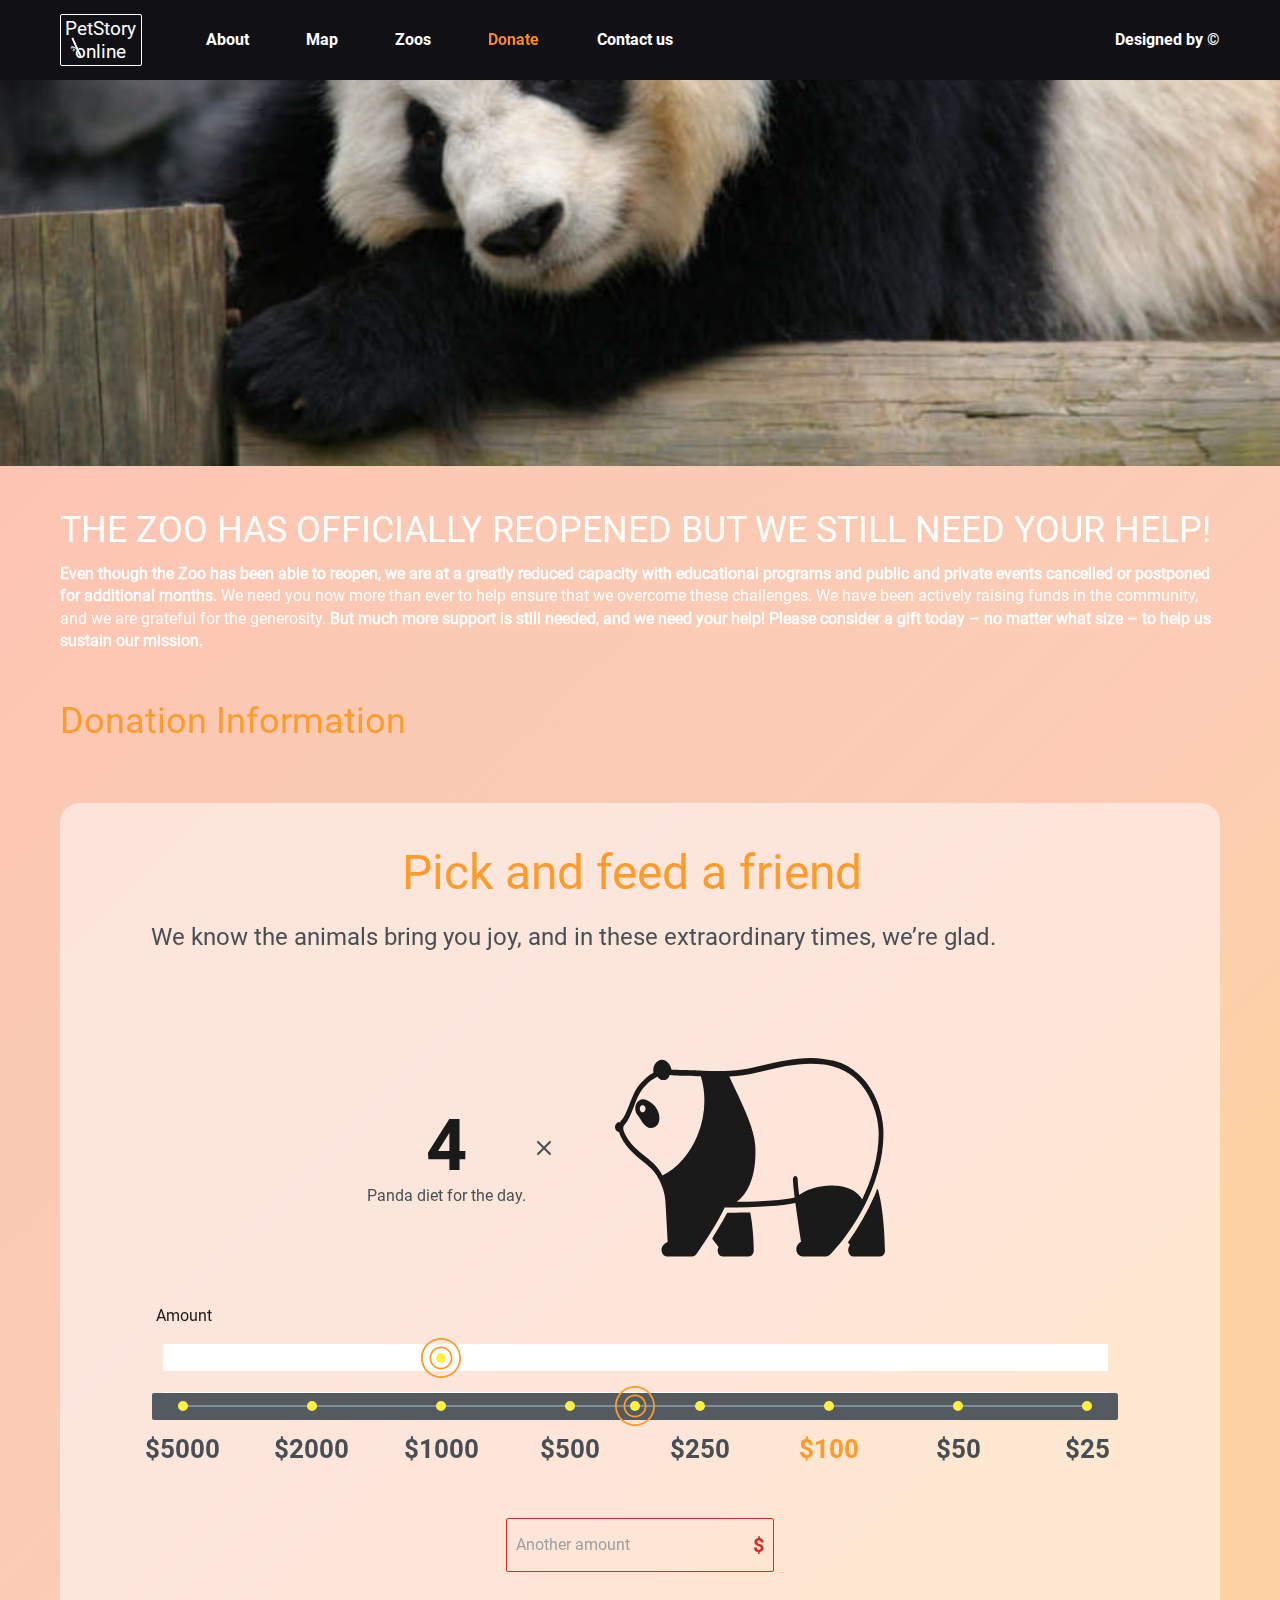
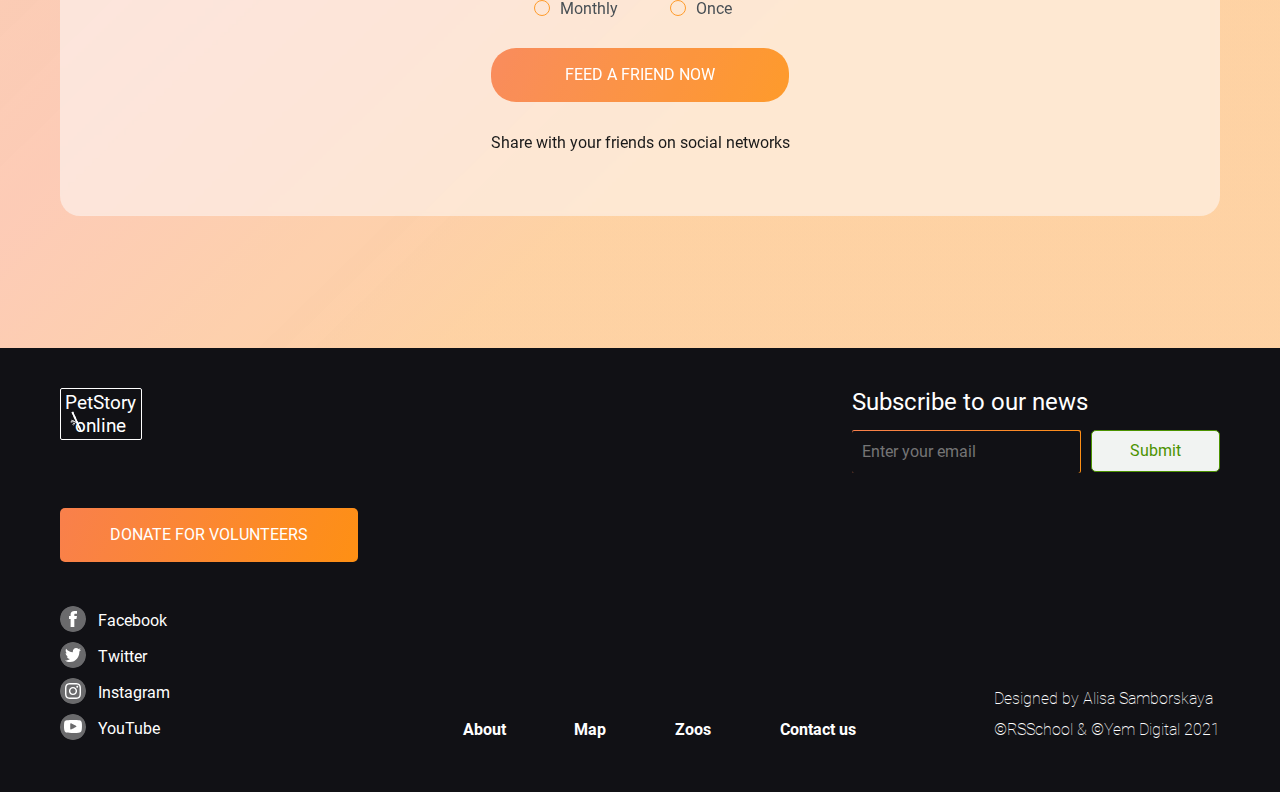
<file: pages/donate/index.html>
<!DOCTYPE html>
<html lang="en">

<head>
  <meta charset="UTF-8">
  <meta http-equiv="X-UA-Compatible" content="IE=edge">
  <meta name="viewport" content="width=device-width, initial-scale=1.0">
  <link rel="icon" href="../../assets/icons/icon.ico">
  <link rel="stylesheet" href="../../assets/styles/normalize.css">
  <link rel="stylesheet" href="./style.css">
  <script defer src="./script.js"></script>
  <title>Donate</title>
</head>

<body>
  <div class="wrapper">
    <div class="pop-up__menu">
      <div class="pop-up__header">
        <a class="pop-up__link-logo" href="index.html">
          <div class="pop-up__logo">
            <div class="pop-up__logo-container">
              <h1>PetStory online</h1>
            </div>
          </div>
        </a>
        <div><img src="../../assets/icons/x_icon.svg" class="pop-up__window-close-line" alt="close"></div>
      </div>
      <div class="menu">
        <nav class="nav">
          <ul>
            <li class="active">About</li>
            <li><a href="#">Map</a></li>
            <li><a href="#">Zoos</a></li>
            <li><a href="../donate/index.html">Donate</a></li>
            <li><a href="#">Contact us</a></li>
            <li><a href="https://www.figma.com/file/ypzT9idgAILaSRVRmDAJxn/online-zoo-3-weeks?node-id=17137%3A3212">
                Designed by &copy;</a>
            </li>
          </ul>
        </nav>
      </div>
    </div>
    <div class="fading"></div>

    <header class="header">
      <div class="container">
        <a class="link-logo" href="../main/index.html">
          <div class="logo">
            <div class="logo-container">
              <h1>PetStory online</h1>
            </div>
          </div>
        </a>
        <div class="menu">
          <div class="burger-menu"></div>
          <nav class="nav">
            <ul>
              <li><a href="../main/index.html">About</a></li>
              <li><a href="#">Map</a></li>
              <li><a href="#">Zoos</a></li>
              <li class="active">Donate</li>
              <li><a href="#">Contact us</a></li>
            </ul>
            <ul class="link-designed">
              <li><a
                  href="https://www.figma.com/file/ypzT9idgAILaSRVRmDAJxn/online-zoo-3-weeks?node-id=17137%3A3212">Designed
                  by &copy;</a></li>
            </ul>
          </nav>
        </div>
      </div>
    </header>
    <section class="panda-lunlun">
    </section>
    <section class="pick-and-feed">
      <div class="container">
        <h3>THE ZOO HAS OFFICIALLY REOPENED BUT WE STILL NEED YOUR HELP!</h3>
        <p><strong>Even though the Zoo has been able to reopen, we are at a greatly reduced capacity with
            educational programs and public and private events cancelled or postponed for additional months.</strong>
          We need you now more than ever to help ensure that we
          overcome these challenges. We have been actively raising funds in the community, and we are grateful for the
          generosity. <strong>But much more support is still needed, and we need your help! Please consider a gift today
            – no matter what size – to help us sustain our mission.</strong>
        </p>
        <h3 class="donation-information">Donation Information</h3>
      </div>

      <div class="container">
        <h2 class="pick-and-feed__header">
          Pick and feed a friend
        </h2>
        <div class="pick-and-feed__description">
          <div class="pick-and-feed__text">
            <p class="text-1">
              We know the animals bring you joy, and in these extraordinary times, we’re glad.
            </p>
          </div>
        </div>
        <div class="animals-widget">
          <div class="diet">
            <div class="diet-for-the-day">
              <p class="day">4</p>
              <p class="text">Panda diet for the day.</p>
            </div>
            <div class="x-icon"><img src="../../assets/icons/x_icon.svg" alt="x_icon.svg"></div>
          </div>
          <div class="widget"><img src="../../assets/icons/panda_widget1.svg" alt=""></div>
        </div>
        <div class="amount">
          <div class="progress-bar">
            <label for="r1">Amount</label>
            <input id="r1" type="range" min="0" max="7" step="1" value="2" list="custom-list"></input>
            <input id="r1/1000w" type="range" min="1" max="7" step="1" value="2" list="custom-list"></input>
            <input id="r1/999w" type="range" min="3" max="7" step="1" value="5" list="custom-list"></input>
            <datalist class="custom-list">
              <div class="custom-slider-runnuble-track"></div>
              <div class="custom-list__container">
                <option value="5000"></option>
                <option value="2000"></option>
                <option value="1000"></option>
                <option value="500"></option>
                <option value="250"></option>
                <option class="active" value="100"></option>
                <option value="50"></option>
                <option value="25"></option>
              </div>
            </datalist>
          </div>
        </div>
        <form class="another-amount" action="#">
          <div class="input-type-number">
            <input type="number" id="n1" min="1" max="9999" step="1" placeholder="Another amount" required><span></span>
          </div>
          <div class="note">
            <label for="mon"><input type="radio" name="note" id="mon">Monthly</label>
            <label for="onc"><input type="radio" name="note" id="onc">Once</label>
          </div>
          <button type="submit" class="button-feed-friend">Feed a friend now</button>
          <p class="text-3">Share with your friends on social networks</p>
        </form>
      </div>

    </section>

    <footer class="footer">
      <div class="container">
        <div class="footer-col-left">
          <a class="link-logo" href="./../main/index.html">
            <div class="logo">
              <div class="logo-container">
                <h1>PetStory online</h1>
              </div>
            </div>
          </a>
          <a class="link-button-donate" href="index.html">
            <button class="button-donate">donate for volunteers</button>
          </a>
          <div class="socials">
            <a href="https://www.facebook.com"><img src="../../assets/icons/fb.svg"
                alt="fb.svg"><span>Facebook</span></a>
            <a href="https://twitter.com"><img src="../../assets/icons/tt.svg" alt="tt.svg"><span>Twitter</span></a>
            <a href="https://www.instagram.com"><img src="../../assets/icons/ig.svg"
                alt="ig.svg"><span>Instagram</span></a>
            <a href="https://www.youtube.com"><img src="../../assets/icons/yt.svg" alt="yt.svg"><span>YouTube</span></a>
          </div>
          <div class="socials-screen-320px">
            <a href="https://www.facebook.com"><img src="../../assets/icons/fb.svg" alt="fb.svg"></a>
            <a href="https://twitter.com"><img src="../../assets/icons/tt.svg" alt="tt.svg"></a>
            <a href="https://www.instagram.com"><img src="../../assets/icons/ig.svg" alt="ig.svg"></a>
            <a href="https://www.youtube.com"><img src="../../assets/icons/yt.svg" alt="yt.svg"></a>
          </div>
        </div>
        <div class="footer-col-center">
          <div class="menu">
            <nav class="nav">
              <ul>
                <li><a href="../main/index.html">About</a></li>
                <li><a href="#">Map</a></li>
                <li><a href="#">Zoos</a></li>
                <li><a href="#">Contact us</a></li>
              </ul>
            </nav>
          </div>
        </div>
        <div class="footer-col-right">
          <p class="subscribe-header">Subscribe to our news</p>
          <form class="subscribe" action="" method="post">
            <div class="fill">
              <input type="email" name="email" id="email" placeholder="Enter your email">
            </div>
            <button class="button-submit" type="submit">Submit</button>
          </form>
          <div class="socials-screen-640px">
            <a href="https://www.facebook.com"><img src="../../assets/icons/fb.svg" alt="fb.svg"></a>
            <a href="https://twitter.com"><img src="../../assets/icons/tt.svg" alt="tt.svg"></a>
            <a href="https://www.instagram.com"><img src="../../assets/icons/ig.svg" alt="ig.svg"></a>
            <a href="https://www.youtube.com"><img src="../../assets/icons/yt.svg" alt="yt.svg"></a>
          </div>
          <div class="design-info">
            <a href="https://www.figma.com/file/ypzT9idgAILaSRVRmDAJxn/online-zoo-3-weeks?node-id=17137%3A3212">
              <p>Designed by Alisa Samborskaya</p>
              <p>©RSSchool & ©Yem Digital 2021</p>
            </a>
          </div>
        </div>
      </div>
    </footer>
  </div>
</body>

</html>
</file>
<file: pages/donate/style.css>
@font-face {
  font-family: 'Roboto';
  src: url("../../assets/fonts/Roboto-Regular.ttf")format('truetype');
  font-weight: normal;
  font-style: normal;
}

@font-face {
  font-family: 'Roboto Bold';
  src: url("../../assets/fonts/Roboto-Bold.ttf")format('truetype');
  font-weight: normal;
  font-style: normal;
}

@font-face {
  font-family: 'Roboto Medium';
  src: url("../../assets/fonts/Roboto-Bold.ttf")format('truetype');
  font-weight: normal;
  font-style: normal;
}

@font-face {
  font-family: 'Roboto Thin';
  src: url("../../assets/fonts/Roboto-Thin.ttf")format('truetype');
  font-weight: normal;
  font-style: normal;
}

a {
  text-decoration: none;
}

/* pop-up menu */
.pop-up__menu {
  display: none;

  margin: 0;
  padding: 10px;

  width: 100%;
  height: 100%;
  max-width: 640px;
  max-height: 329px;

  flex-direction: column;
  justify-content: flex-start;
  align-items: flex-start;

  position: fixed;
  right: -640px;
  top: 0px;
  z-index: 6;
  box-sizing: border-box;

  background: #FFFFFF;

  transition: all 0.3s ease-in;
}

.pop-up__menu.active {
  right: 0px;
}

.pop-up__header {
  width: 100%;
  display: flex;
  flex-direction: row;
  align-items: flex-start;
  justify-content: space-between;
}

.pop-up__logo {
  display: flex;
  flex-direction: row;
  align-items: center;
  justify-content: center;

  width: 65.6px;
  height: 41.6px;

  box-sizing: border-box;
  border: 0.8px solid #FE9013;
  border-radius: 2px;
}

.pop-up__logo-container {
  width: 0;
  height: 0;
  position: relative;
  bottom: 18px;
  right: 30px;
}

.pop-up__logo h1 {
  margin: 0;
  box-sizing: border-box;

  width: 57.99px;
  height: 35.93px;

  font-family: 'Roboto';
  font-style: normal;
  font-weight: 400;
  font-size: 15.2116px;
  line-height: 120%;
  text-align: center;
  color: #FE9013;
}

.pop-up__logo h1::after {
  content: url('../../assets/icons/bamboo_pop-up.svg');
  position: absolute;
  left: 5px;
  top: 16px;
}

.pop-up__menu .menu {
  width: 100%;
}

.pop-up__menu .nav {
  height: 100%;
  display: flex;
  align-items: flex-start;

  font-family: 'Roboto';
  font-style: normal;
  font-weight: 400;
  font-size: 1em;
  line-height: 140%;

  color: #333B41;
}

.pop-up__menu .nav ul {
  margin: 30px 0 43px 0;
  padding: 0;
  height: 100%;
  display: flex;
  flex-direction: column;
  justify-content: space-between;
  list-style-type: none;
}

.pop-up__menu .nav ul:first-child {
  margin-left: 0%;
}

.pop-up__menu .nav ul li a {
  font-family: 'Roboto';
  font-weight: 400;

  color: #333B41;
}

.pop-up__menu .nav ul .active {
  background: linear-gradient(113.96deg, #F9804B 1.49%, #FE9013 101.44%);
  -webkit-background-clip: text;
  -webkit-text-fill-color: transparent;
  background-clip: text;
}

.fading {
  width: 100%;
  height: 100%;
  position: absolute;
  background-color: rgba(0, 0, 0, 0);
  z-index: -3;
  transition: all 0.3s ease-in;
}

.fading.active {
  background-color: rgba(0, 0, 0, 0.4);
  z-index: 4;
}

.wrapper {
  display: flex;
  flex-direction: column;
  align-items: center;
  min-width: 1600px;
  overflow: hidden;
  position: relative;
}

.header {
  width: 100%;
  height: 80px;

  display: flex;
  flex-direction: row;
  justify-content: center;
  align-items: center;

  background: #000000;
  backdrop-filter: blur(2px);
  transition: 0.4s ease-in-out;
  z-index: 1;
}

.header:hover {
  background: rgba(17, 17, 21, 1);
  transition: 0.2s ease-in-out;
}

.container {
  width: 100%;
  max-width: 1160px;

  display: flex;
  flex-direction: row;
  justify-content: center;
  align-items: center;

}

.logo {
  width: 82px;
  height: 52px;

  display: flex;
  flex-direction: row;
  align-items: center;
  justify-content: center;

  box-sizing: border-box;
  border: 1px solid #FFFFFF;
  border-radius: 2px;
}

.logo-container {
  width: 0;
  height: 0;

  position: relative;
  bottom: 23.3px;
  right: 40.55px;
}

.logo h1,
.footer .logo-container>p {
  margin: 0;
  width: 80px;

  font-family: 'Roboto';
  font-style: normal;
  font-weight: 400;
  font-size: 1.2em;
  line-height: 120%;
  /* or 23px */

  text-align: center;

  color: #FFFFFF;
}

.logo h1::after,
.footer .logo-container>p::after {
  content: url('../../assets/icons/bamboo.svg');
  position: absolute;

  left: 10px;
  top: 20px;
}

.menu {
  min-width: 1078px;
}

.menu .burger-menu {
  display: none;
}

.nav {
  display: flex;
  flex-direction: row;
  align-items: center;
  justify-content: space-between;

  font-family: 'Roboto Medium';
  font-style: normal;
  font-weight: 500;
  font-size: 1em;
  line-height: 140%;
  /* or 22px */


  color: #FFFFFF;
}

.nav ul {
  margin: 0;
  padding: 0;
  display: flex;
  flex-direction: row;
  list-style-type: none;
}

.nav ul:first-child {
  margin-left: 5.9%;
  width: 100%;
}

.nav ul li {
  margin-right: 6.3%
}

.nav ul .active {
  background: linear-gradient(113.96deg, #F9804B 1.49%, #FE9013 101.44%);
  -webkit-background-clip: text;
  -webkit-text-fill-color: transparent;
  background-clip: text;
}

.nav ul li a {
  font-family: 'Roboto Medium';
  font-style: normal;
  font-weight: 500;
  font-size: 1em;
  line-height: 140%;
  /* or 22px */


  color: #FFFFFF;
  transition: 0.4s ease-in-out;
}

.nav ul li a:hover {
  color: #4B9200;
  transition: 0.2s ease-in-out;
}

.nav .link-designed li {
  margin: 0;
  width: max-content;
}

.panda-lunlun {
  width: 100%;
  height: 386px;
  display: flex;
  flex-direction: row;
  justify-content: center;
  align-items: center;
  background-color: rgba(40, 48, 53, 1);
  background-image: url('../../assets/images/Giant_Panda.jpg');
  background-repeat: no-repeat;
  background-origin: padding-box;
  background-position: bottom;
  background-size: cover;
}

.group-1 {
  width: 100%;

  display: flex;
  flex-direction: row;
  justify-content: flex-end;
}

.group-1-container {
  width: 0;
  height: 0;

  position: relative;
  bottom: 338px;
  right: 573px;
}

/* .ellipse {
  position: absolute;
  width: 465px;
  height: 465px;

  border-radius: 232.5px;
  background: linear-gradient(113.96deg, #F9804B 1.49%, #FE9013 101.44%);
}

.group-1-text {
  position: absolute;
  width: 500.31px;
  height: 400px;
  left: 73px;
  top: -34px;

  font-family: 'Roboto Bold';
  font-style: normal;
  font-weight: 700;
  font-size: 6.67em;
  line-height: 75%;

  text-align: center;
  text-transform: uppercase;

  color: #FFFFFF;
}

.group-1-text .colored-text {
  color: #FFEE2E;
} */

/* .button-lovly-zoo {
  position: absolute;
  width: 298px;
  height: 54px;
  left: 176px;
  top: 533px;

  background: linear-gradient(113.96deg, #F9804B 1.49%, #FE9013 101.44%);
  border-radius: 25px;
  border: 0;
  cursor: pointer;
  transition: 0.4s ease-in-out;
}

.button-lovly-zoo:hover {
  background: linear-gradient(113.96deg, #E47209 1.49%, #FE9013 101.44%);
  transition: 0.2s ease-in-out;
} */

/* .button-lovly-zoo span {
  position: absolute;
  bottom: 15px;
  right: 95px;
  font-family: 'Roboto';
  font-style: normal;
  font-weight: 500;
  font-size: 16px;
  line-height: 140%;

  text-align: center;
  text-transform: uppercase;

  color: #FFFFFF;
} */

/* .backstage {
  width: 100%;
  display: flex;
  flex-direction: row;
}

.null-block {
  width: 0;
  height: 0;

  position: relative;
  bottom: 0px;
  right: 0px;
}

.null-block::after {
  content: '';
  position: absolute;

  right: -99px;
  top: 12px;
  width: 302px;
  height: 614px;

  background-image: url('../../assets/images/flower_foto1.png');
  background-repeat: no-repeat;
  background-position: right;
  background-size: cover;

  filter: drop-shadow(0px 4px 4px rgba(0, 0, 0, 0.25));
}

.backstage>.container {
  margin: 140px auto 180px auto;
  display: grid;
  grid-template-columns: 1fr 1fr;
}

.backstage-image img {
  backdrop-filter: blur(2px);
}

.backstage-content {
  height: 100%;
  margin-left: 87px;

  display: flex;
  flex-direction: column;
  align-items: flex-start;
  justify-content: flex-start;

  font-family: 'Roboto';
  font-style: normal;
  font-weight: 400;

  color: #333B41;
} */

/* .backstage-content h2 {
  margin: 0;
  font-size: 48px;
  line-height: 120%;
}

.backstage-content h2+p {
  margin: 4.8% 0 11.7% 0;
  font-size: 16px;
  line-height: 130%;
}

.backstage-content h3 {
  margin: 0;
  font-size: 24px;
  line-height: 120%;
}

.backstage-content h3+p {
  margin: 7% 0 0 0;
  font-size: 16px;
  line-height: 140%;
}

.pets {
  width: 100%;
  display: grid;
  grid-template-columns: 0fr 1fr 0fr;
  justify-items: center;
  align-items: end;
}

.pets>.container {
  flex-direction: column;
}

.slider {
  margin: 0;
  padding: 0;

  width: 1158px;
  height: 872px;

  position: relative;
}

.swiper {
  width: 100%;
  height: 100%;
  margin-left: auto;
  margin-right: auto;
}

.swiper-slide {
  display: flex;
  flex-direction: column;
  justify-content: center;
  align-items: center;
}

.foto-card {
  width: 366px;
  height: 50%;

  padding: 1px;

  display: flex;
  flex-direction: column;
  box-sizing: border-box;

  border-radius: 5px;
  background: linear-gradient(113.96deg, #FA6F32 1.49%, #FE9013 101.44%);
}

.swiper-slide .foto-card:first-child {
  margin-bottom: 20px;
}

.foto-card__image {
  max-height: 365px;

  display: flex;
  flex-direction: column;
  align-content: stretch;
  justify-content: flex-end;
  align-items: center;
  flex-shrink: 0;

  border-radius: 5px 5px 0 0;
  overflow: hidden;
}

.foto-card__image img {
  border-radius: 5px 5px 0 0;
} */

/* .foto-card__description {
  height: 100%;

  display: flex;
  flex-direction: row;
  justify-content: space-between;
  align-items: center;

  background-color: #FFFFFF;
  border-radius: 0 0 5px 5px;
}

.foto-card__description-text {
  margin: -1.4% 0% 0% 4%;
  font-family: 'Roboto';
  font-size: 16px;

  color: #000000;
}

.foto-card__description-text h4 {
  margin: 0% 0% -1.6% 0%;
  font-family: 'Roboto Medium';
  font-style: normal;
  font-weight: 500;
  line-height: 140%;
  text-transform: uppercase;
} */

/* .foto-card__description-text p {
  margin: 0;
  font-style: oblique 0deg;
  font-weight: 300;
  font-size: 15px;
  line-height: 120%;
  letter-spacing: normal;
}

.banana-bamboo-icon {
  margin: 0.2% 3% 0 0;
}

.meet-fish-icon {
  margin: -0.2% 2% 0 0;
}

.swiper-button-next,
.swiper-button-prev {
  position: absolute;
  top: 50%;
  width: calc(var(--swiper-navigation-size)/ 44 * 27);
  height: var(--swiper-navigation-size);
  margin-top: calc(0px - (var(--swiper-navigation-size)/ 2));
  z-index: 10;
  cursor: pointer;
  display: flex;
  align-items: center;
  justify-content: center;
  color: var(--swiper-navigation-color, var(--swiper-theme-color))
}

.swiper-button-prev,
.swiper-button-next {
  width: 62px;
  height: 62px;
  border-radius: 31px;
  background: linear-gradient(113.96deg, #F9804B 1.49%, #FE9013 101.44%);
  transition: 0.4s ease-in-out;
}

.swiper-button-prev:hover,
.swiper-button-next:hover {
  width: 62px;
  height: 62px;
  border-radius: 31px;
  background: linear-gradient(113.96deg, #4B9200 1.49%, #4B9200 101.44%);
  transition: 0.2s ease-in-out;
}

.swiper-button-prev {
  top: 48.7%;
  left: -7.1%;
  right: auto;
}

.swiper-button-next {
  top: 48.7%;
  right: -7.1%;
  left: auto;
}

.swiper-button-next:after,
.swiper-button-prev:after {
  content: url('../../assets/images/arrow_ellips.svg');
  font-family: normal;
  font-size: unset;
}

.swiper-button-prev:after {
  rotate: 180deg;
} */

.button-choose-your-favorite {
  margin: 80px 0 100px 0;

  width: 298px;
  height: 54px;
  /* or3 */

  background: #FE9013;
  border: 0;
  border-radius: 25px;

  font-family: 'Roboto';
  font-style: normal;
  font-weight: 500;
  font-size: 16px;
  line-height: 140%;
  /* or 22px */

  text-align: center;
  text-transform: uppercase;

  color: #FFFFFF;

  cursor: pointer;
  transition: 0.4s ease-in-out;
}

.button-choose-your-favorite:hover {
  background: #E47209;
  transition: 0.2s ease-in-out;
}

.pick-and-feed {
  width: 100%;
  height: 1482px;

  display: flex;
  flex-direction: column;
  justify-content: center;
  align-items: center;

  /* orange_gradient */

  background: linear-gradient(315.75deg, rgba(254, 210, 144, 0.7) 30.06%, #FEBDAB 100.95%, rgba(254, 210, 144, 0.7) 106.36%), linear-gradient(315.75deg, rgba(254, 189, 171, 0.74) 30.06%, rgba(243, 169, 248, 0.66) 50.74%, #E0D8F0 80.49%, #EAF7FE 127.9%, #EAF7FE 149.54%), linear-gradient(315.75deg, rgba(254, 189, 171, 0.74) 30.06%, rgba(243, 169, 248, 0.66) 50.74%, #E0D8F0 80.49%, #EAF7FE 127.9%, #EAF7FE 149.54%);
  opacity: 0.9;
}

.pick-and-feed>.container:first-child {
  margin: 41px auto 0 auto;
  flex-direction: column;
  justify-content: flex-start;
  align-items: flex-start;

  border-radius: 20px;
}

.pick-and-feed>.container h3 {
  margin: 0;
  font-family: 'Roboto';
  font-style: normal;
  font-weight: 400;
  font-size: 36px;
  line-height: 130%;
  /* identical to box height, or 47px */


  color: #FFFFFF;
}

.pick-and-feed>.container:first-child p {
  margin: 9px 0 46px 0;
  font-family: 'Roboto';
  font-style: normal;
  font-weight: 500;
  font-size: 16px;
  line-height: 140%;
  /* or 22px */


  color: #FFFFFF;
}

.pick-and-feed .container:not(:first-child) {
  margin: 58px auto auto auto;
  flex-direction: column;
  justify-content: flex-start;

  background: rgba(253, 253, 255, 0.52);
  backdrop-filter: blur(2px);
  /* Note: backdrop-filter has minimal browser support */

  border-radius: 20px;
}

.pick-and-feed>.container .donation-information {
  font-family: 'Roboto';
  font-style: normal;
  font-weight: 400;
  font-size: 36px;
  line-height: 130%;
  /* identical to box height, or 47px */


  /* or3 */

  color: #FE9013;
}

.pick-and-feed__header {
  margin: 41px auto 0 342px;
  font-family: 'Roboto';
  font-style: normal;
  font-weight: 400;
  font-size: 48px;
  line-height: 120%;
  /* identical to box height, or 58px */

  text-align: center;

  color: #FE9013;
}

.pick-and-feed__description .text-1 {
  margin: 21px 133px 21px 0px;
  font-family: 'Roboto';
  font-style: normal;
  font-weight: 400;
  font-size: 24px;
  line-height: 120%;
  color: #333B41;
}

.pick-and-feed .animals-widget {
  display: flex;
  flex-direction: row;
  justify-content: space-between;
  align-items: center;

  width: 532px;
  height: 246px;

  margin: 41px 14px 0 0;
}

.pick-and-feed .animals-widget .diet {
  display: flex;
  flex-direction: row;
  align-items: center;

  margin: 52px 0 0 0;

  height: 91px;
}

.pick-and-feed .animals-widget .diet .diet-for-the-day {
  display: flex;
  flex-direction: column;
  align-items: center;

  height: 100%;
}

.pick-and-feed .animals-widget .diet .day {
  margin: 0 0 10px 0;
  font-family: 'Roboto Medium';
  font-style: normal;
  font-size: 72px;
  line-height: 80%;
  /* identical to box height, or 58px */

  text-align: center;
  text-transform: uppercase;

  color: #000000;
}

.pick-and-feed .animals-widget .diet .text {
  margin: 0;
  font-family: 'Roboto';
  font-style: normal;
  font-weight: 400;
  font-size: 16px;
  line-height: 140%;
  /* or 22px */

  text-align: center;

  color: #333B41;
}

.pick-and-feed .animals-widget .x-icon {
  margin: 0px 0px 24px 11px;
}

/* .pick-and-feed .animals-widget .diet .x-icon {
  background: #333B41;
} */

.amount {
  width: 100%;
  margin: 45px 0 84px 0;
  display: flex;
  flex-direction: column;
  align-items: center;
}

.amount .progress-bar {
  width: 100%;
  max-width: 976px;
}

.progress-bar>label {
  margin: 0 0 0 4px;
  font-family: 'Roboto';
  font-style: normal;
  font-weight: 400;
  font-size: 16px;
  line-height: 140%;
  /* or 22px */
  color: #000000;
}

.progress-bar input[id="r1/1000w"] {
  display: none;
}

.progress-bar input[type="range"] {
  margin: 17px 30px 0 30px;
  -webkit-appearance: none;
  appearance: none;
  width: 100%;
  max-width: 945px;
  height: 27px;
  position: relative;
  right: 19.5px;
}

.progress-bar input[type="range"]:focus {
  outline: none;
}

.progress-bar input[type="range"]::-webkit-slider-runnable-track {
  width: 100%;
  cursor: pointer;
  /* overflow: hidden; */
  height: 20px;
  z-index: 4;
}

.progress-bar input[type="range"]::-webkit-slider-thumb {
  cursor: pointer;
  -webkit-appearance: none;
  width: 40px;
  height: 40px;
  background: 50% 50% no-repeat url('./../../assets/images/circle-1-orange.svg'),
    50% 50% no-repeat url('./../../assets/images/circle-2-orange.svg'),
    50% 50% no-repeat url('./../../assets/images/circle-3-orange.svg');
  position: relative;
  bottom: 10px;
  transition: 0.4s ease-in-out;
}

.progress-bar input[type="range"]::-webkit-slider-thumb:hover {
  background: 50% 50% no-repeat url('./../../assets/images/circle-1-orange.svg'),
    50% 50% no-repeat url('./../../assets/images/circle-2-green.svg'),
    50% 50% no-repeat url('./../../assets/images/circle-3-green.svg');
  transition: 0.2s ease-in-out;
}

.progress-bar .custom-slider-runnuble-track {
  width: 100%;
  max-width: 912px;
  height: 2px;


  background: #72828E;
  position: absolute;
  bottom: 12.5px;
  z-index: 1;
}

.progress-bar datalist {
  margin: 0 10px 0 auto;

  max-height: 27px;
  height: 100%;
  height: 100%;

  display: flex;
  justify-content: center;
  align-items: center;
  position: relative;
  top: -31px;

  background: #404950;
  border-radius: 2px;
}

.progress-bar .custom-list__container {
  width: 100%;
  max-width: 915px;

  display: flex;
  justify-content: space-between;
  align-items: center;
  position: relative;
  /* top: -33px; */
}

.progress-bar datalist option::after {
  content: '$' attr(value);
  display: flex;
  flex-direction: column;
  align-items: center;
  margin: 0;
  position: relative;
  top: 30px;
}

.progress-bar datalist option {
  padding: 0;
  position: relative;
  background: #FFEE2E;
  top: 0px;
  border-radius: 5px;
  width: 10px;
  min-height: unset;
  height: 10px;
  z-index: 2;
  font-family: 'Roboto Medium';
  font-style: normal;
  font-weight: 500;
  font-size: 26px;
  line-height: 140%;
  /* or 36px */

  text-transform: uppercase;

  /* or3 */

  color: #333B41;
}

.progress-bar datalist option.active {
  color: #FE9013;
}

.another-amount {
  display: flex;
  flex-direction: column;
  align-items: center;
}

.another-amount .input-type-number {
  display: flex;

  font-family: 'Roboto Medium';
  font-size: 16px;
  line-height: 140%;
  /* or 22px */
}

.another-amount input[type="number"] {
  box-sizing: border-box;
  position: relative;

  width: 268px;
  height: 54px;

  padding: 0 0 0 9px;

  background-color: rgba(255, 255, 255, 0);

  border: 1px solid #929699;
  border-radius: 2px;
  color: #333B41;
}

.another-amount input[type="number"]+span {
  width: 0;
  height: 0;
}

.another-amount input[type="number"]::placeholder {
  font-family: 'Roboto';
  font-style: normal;
  font-weight: 400;
  color: #929699;
}

.another-amount input[type="number"]+span::after {
  content: '$';
  font-family: 'Roboto Medium';
  font-size: 20px;
  color: #929699;
  position: relative;
  right: 21px;
  top: 16px;
}

.another-amount input[type="number"]:valid {
  border-color: #4B9200;
  color: #4B9200;
}

.another-amount input[type="number"]:valid+span::after {
  color: #4B9200;
}

.another-amount input[type="number"]:invalid {
  border-color: #D31414;
  color: #D31414;
}

.another-amount input[type="number"]:invalid+span::after {
  color: #D31414;
}

.another-amount input[type="number"]::-webkit-outer-spin-button,
.another-amount input[type="number"]::-webkit-inner-spin-button {
  -webkit-appearance: none;
  margin: 0;
}

.another-amount input[type="number"]::-webkit-outer-spin-button {
  width: 20px;
  height: 20px;
}

.another-amount .note {
  width: 100%;
  display: flex;
  flex-direction: row;
  /* justify-content: center; */
  margin: 26px 0 0 0;
  font-family: 'Roboto';
  font-style: normal;
  font-weight: 400;
  font-size: 16px;
  line-height: 140%;
  /* or 22px */


  color: #333B41;
}

.another-amount .note label:last-child {
  margin: 0 58px 0 auto;
}

.another-amount .note label:first-child {
  margin: 0 auto 0 43px;
}

.another-amount .note input[type="radio"] {
  box-sizing: border-box;

  width: 16px;
  height: 16px;

  margin: 0 10px 0 0px;

  background-color: rgba(255, 255, 255, 0);

  border: 1px solid #FE9013;

  -webkit-appearance: none;
  -moz-appearance: none;
  appearance: none;

  border-radius: 50%;

  transition: 0.2s all linear;
  outline: none;
  /* margin-right: 5px; */

  position: relative;
  top: 2px;
}

.another-amount .note input[type="radio"]:checked {
  border: 4px solid #4B9200;
}

.another-amount .note input[type="radio"]+label {
  margin: 0 0 0 0;
}

.button-feed-friend {
  width: 298px;
  height: 54px;

  margin: 28px 0 31px 0;

  background: linear-gradient(113.96deg, #F9804B 1.49%, #FE9013 101.44%);
  border-radius: 25px;
  border: none;

  font-family: 'Roboto';
  font-style: normal;
  font-weight: 500;
  font-size: 16px;
  line-height: 140%;
  /* or 22px */

  text-align: center;
  text-transform: uppercase;

  color: #FFFFFF;
  cursor: pointer;
  transition: 0.4s ease-in-out;
}

.button-feed-friend:hover {
  background: linear-gradient(113.96deg, #E47209 1.49%, #FE9013 101.44%);
  transition: 0.2s ease-in-out;
}

.another-amount .text-3 {
  margin: 0 auto 62px auto;
  font-family: 'Roboto';
  font-style: normal;
  font-weight: 400;
  font-size: 16px;
  line-height: 131%;
  /* or 21px */
}

.testimonials {
  width: 100%;

  display: flex;
  flex-direction: column;
  align-items: flex-end;
}

.testimonials .container {
  margin: 140px auto 180px auto;
  flex-direction: column;
  align-items: flex-start;
}

.testimonials-header {
  margin: 0 auto 47px auto;
  font-family: 'Roboto';
  font-style: normal;
  font-weight: 400;
  font-size: 36px;
  line-height: 130%;
  /* identical to box height, or 47px */

  text-align: center;

  color: #333B41;
}

.testimonials .slider {
  margin: 0;
  padding: 0;

  width: 1160px;
  height: auto;

  position: relative;
}

.testimonials .swiper-slide {
  padding: 2px;
  /* width: 268px !important; */
  width: 268px;
  height: 391px;

  box-sizing: border-box;

  border: none;
  border-radius: 20px;
  background: linear-gradient(315.75deg, rgba(254, 189, 171, 0.74) 30.06%, rgba(243, 169, 248, 0.66) 50.74%, #E0D8F0 80.49%, #EAF7FE 127.9%, #EAF7FE 149.54%),
    linear-gradient(315.75deg, rgba(254, 189, 171, 0.74) 30.06%, rgba(243, 169, 248, 0.66) 50.74%, #E0D8F0 80.49%, #EAF7FE 127.9%, #EAF7FE 149.54%);
}

.testimonials-item {
  box-sizing: border-box;

  width: 100%;
  height: 100%;

  /* gray_light */

  background: #F1F3F2;
  border-radius: 20px;
}

.testimonials-item__container {
  margin: 13px 16px 19px 14px;
}

.testimonials-item__header {
  margin: 0 0 6px 0;

  display: flex;
  flex-direction: row;
}

.testimonials-item .user-name {
  margin: 0;
  font-family: 'Roboto';
  font-style: normal;
  font-weight: 400;
  font-size: 16px;
  line-height: 120%;
  /* or 19px */


  color: #000000;
}

.testimonials-item__user-info {
  margin-left: 10px;
  display: flex;
  flex-direction: column;
  align-items: flex-start;
}

.testimonials-item .user-data {
  display: flex;
  flex-direction: row;
}

.testimonials-item .user-location,
.testimonials-item .user-date {
  margin: 0;
  font-family: 'Roboto';
  font-style: normal;
  font-weight: 300;
  font-size: 15px;
  line-height: 120%;
  /* identical to box height, or 18px */


  /* Gray 4 */

  color: #BDBDBD;
}

.testimonials-item .user-date::before {
  content: '•';
  margin: 0 5px 0 6px;
}

.testimonials-item .testimonials-item__text p {
  margin: 0;
  font-family: 'Roboto Thin';
  font-style: normal;
  font-weight: 300;
  font-size: 15px;
  line-height: 120%;
  /* or 18px */

  letter-spacing: 0.1px;

  /* gray */

  color: #767474;
}

.testimonials-item .testimonials-item__text {
  height: 309px;
  overflow: hidden;
}

.swiper-scrollbar.swiper-scrollbar-horizontal,
.swiper-horizontal>.swiper-scrollbar {
  display: flex;
  flex-direction: row;
  align-items: center;
  margin: 25px 25.2% 0 auto;
  padding: 0.5px;
  position: relative;
  width: 599px;
  height: 8px;

  background: linear-gradient(315.75deg, rgba(254, 189, 171, 0.74) 30.06%, rgba(243, 169, 248, 0.66) 50.74%, #E0D8F0 80.49%, #EAF7FE 127.9%, #EAF7FE 149.54%),
    linear-gradient(315.75deg, rgba(254, 189, 171, 0.74) 30.06%, rgba(243, 169, 248, 0.66) 50.74%, #E0D8F0 80.49%, #EAF7FE 127.9%, #EAF7FE 149.54%);
  border-radius: 5px;
}

.swiper-scrollbar .fill {
  width: 99.75%;
  height: 7px;
  position: absolute;
  background: #F5F7F6;
  border-radius: 5px;
}

.testimonials .swiper-scrollbar-drag {
  height: 6px;

  /* or3 */

  background: #FE9013;
  border-radius: 5px;
  cursor: pointer;
}

.button-leave-feedback {
  width: 298px;
  height: 54px;

  margin: 27px 0 0 0;

  /* orange */

  background: linear-gradient(113.96deg, #F9804B 1.49%, #FE9013 101.44%);
  border-radius: 5px;
  border: none;

  font-family: 'Roboto';
  font-style: normal;
  font-weight: 500;
  font-size: 16px;
  line-height: 140%;
  /* or 22px */

  text-align: center;
  text-transform: uppercase;

  color: #FFFFFF;
  cursor: pointer;
  transition: 0.4s ease-in-out;
}

.button-leave-feedback:hover {
  background: linear-gradient(113.96deg, #E47209 1.49%, #FE9013 101.44%);
  transition: 0.2s ease-in-out;
}

.testimonials .leav-foto {
  width: 0;
  height: 0;

  position: relative;
  bottom: 0px;
  right: 0px;
  z-index: -1;
}

.testimonials .leav-foto::after {
  content: '';
  position: absolute;
  right: -107px;
  bottom: -76px;
  width: 300px;
  height: 295px;

  background-image: url('../../assets/images/leav_foto.png');
  background-repeat: no-repeat;
  background-position: right;
  background-size: cover;

  transform: matrix(-0.86, -0.5, -0.5, 0.86, 0, 0);
}

.footer {
  display: flex;
  flex-direction: column;
  align-items: center;

  width: 100%;
  background: #111115;
}

.footer .container {
  margin: 40px auto 42px auto;
  justify-content: space-between;
  align-items: flex-end;
}

.footer-col-left .button-donate {
  margin: 68px auto 44px auto;
  width: 298px;
  height: 54px;

  background: linear-gradient(113.96deg, #F9804B 1.49%, #FE9013 101.44%);
  border-radius: 5px;
  border: none;

  font-family: 'Roboto';
  font-style: normal;
  font-weight: 500;
  font-size: 1em;
  line-height: 140%;

  text-align: center;
  text-transform: uppercase;

  color: #FFFFFF;
  cursor: pointer;
  transition: 0.4s ease-in-out;
}

.footer-col-left .button-donate:hover {
  background: linear-gradient(113.96deg, #E47209 1.49%, #FE9013 101.44%);
  transition: 0.2s ease-in-out;
}

.footer-col-left .socials {
  display: flex;
  flex-direction: column;
  justify-content: flex-start;
}

.footer-col-right .socials-screen-640px,
.footer-col-left .socials-screen-320px {
  display: none;
}

.footer-col-left .socials a {
  margin: 0 0 10px 0;
  font-family: 'Roboto';
  font-style: normal;
  font-weight: 400;
  font-size: 1em;
  line-height: 140%;

  color: #FFFFFF;
  transition: 0.4s ease-in-out;
}

.footer-col-left .socials a:hover {
  color: #4B9200;
  transition: 0.2s ease-in-out;
}

.footer-col-left .socials a:hover img {
  background: #4B9200;
  transition: 0.2s ease-in-out;
}

.footer-col-left .socials img {
  margin-right: 12px;
  vertical-align: bottom;
  border-radius: 12px;
  transition: 0.4s ease-in-out;
}

.footer-col-center {
  flex: 1 0 auto;
}

.footer-col-center .menu {
  margin: 0 0px 9px 70px;
  min-width: unset;
}

.footer-col-center .menu nav>ul:first-child {
  margin-left: 7%;
}

.footer-col-center .menu nav>ul li {
  margin-right: 15%;
}

.footer-col-center .menu nav>ul li:last-child {
  margin: 0;
}

.footer-col-right {
  display: flex;
  flex-direction: column;
  align-items: flex-end;
  justify-content: space-between;
}

.footer-col-right .subscribe {
  display: flex;
  flex-direction: row;
  justify-content: flex-start;

  margin: 13px 0 206px 0px;

  font-family: 'Roboto';
  font-style: normal;
  font-weight: 400;
  font-size: 1em;
  line-height: 140%;

  color: #BDBDBD;
}

.footer-col-right .subscribe-header {
  width: 100%;
  margin: 0;
  font-family: 'Roboto';
  font-style: normal;
  font-weight: 400;
  font-size: 1.5em;
  line-height: 120%;

  color: #FFFFFF;
}

.footer-col-right #email {
  width: 100%;
  height: 100%;
  padding: 10px 7px 10px 10px;
  border: none;
  border-radius: 2px;
  box-sizing: border-box;
  background: #111115;
  color: #FFFFFF;
}

.footer-col-right .subscribe .fill {
  width: 228px;
  height: 42px;

  padding: 0.7px;
  background: linear-gradient(113.96deg, #F9804B 1.49%, #FE9013 101.44%);
  border-radius: 2px;
}

.footer-col-right .button-submit {
  width: 129px;
  height: 42px;
  padding: 0;
  margin-left: 10px;
  box-sizing: border-box;

  background: #F1F3F2;

  border: 1px solid #4B9200;
  border-radius: 5px;
  cursor: pointer;

  font-family: 'Roboto';
  font-style: normal;
  font-weight: 400;
  font-size: 1em;
  line-height: 140%;

  color: #4B9200;
}

.footer-col-right .design-info {
  margin: 10px 0 9px 0;
}

.footer-col-right .design-info p {
  margin: 0;
  font-family: 'Roboto Thin';
  font-style: normal;
  font-weight: 100;
  font-size: 1em;
  line-height: 130%;


  color: #FFFFFF;
  transition: 0.4s ease-in-out;
}

.footer-col-right .design-info p:first-child {
  margin: 0 0 10px 0;
}

.footer-col-right .design-info:hover p {
  text-decoration: underline;
  text-underline-offset: 6px;
  color: #4B9200;
  transition: 0.2s ease-in-out;
}

@media (max-width:1599px) {
  .wrapper {
    min-width: 0;
    max-width: 1600px;
  }

  .container {
    margin: 0 30px 0 30px;
  }

  .menu {
    width: 100%;
    max-width: 1078px;
    min-width: 0;
  }

  .null-block::after {
    content: '';
    background-image: none;
  }

  .backstage>.container {
    margin: 140px auto 180px auto;
    display: grid;
    grid-template-columns: 1fr 1fr;
  }
}

@media (max-width:1000px) {
  .wrapper {
    min-width: 0;
    max-width: 1000px;
  }

  .nav ul:first-child {
    margin-left: 7.5%;
  }

  .nav ul li {
    margin-right: 6.9%
  }

  .panda-lunlun {
    height: 390px;
    background-position: top 0px right 0px;
  }

  .pick-and-feed {
    height: auto;
    align-items: stretch;
  }

  .pick-and-feed>.container {
    width: auto;
  }

  .pick-and-feed>.container:first-child {
    margin: 41px 30px 0 30px;
  }

  .pick-and-feed>.container h3 {
    margin: 0 11% 0 0;
  }

  .pick-and-feed>.container:first-child p {
    margin: 3% 0 46px 0;
  }

  .pick-and-feed .container:not(:first-child) {
    margin: 4% 30px 3% 30px;
  }

  .pick-and-feed__header {
    margin: 2.16% auto 0 24.7%;
  }

  .pick-and-feed__description {
    width: 100%;
  }

  .pick-and-feed__description .text-1 {
    margin: 1% auto 21px 5.1%;
  }

  .amount {
    margin: 45px 0 7% 0;
  }

  .amount .progress-bar {
    max-width: 810px;
  }

  .progress-bar>label {
    margin: 0;
  }

  .progress-bar option[ value="5000"],
  .progress-bar input[id="r1"] {
    display: none;
  }

  .progress-bar input[id="r1/1000w"] {
    display: inline-block;
    max-width: 810px;
  }

  .progress-bar input[type="range"] {
    margin: 2.1% 0 0 0%;
    width: inherit;
    right: 0;
  }

  .progress-bar datalist {
    margin: 0;
    height: 27px;
    justify-content: flex-start;
  }

  .progress-bar .custom-slider-runnuble-track {
    width: 100%;
    max-width: 774px;
    left: 17px;
    bottom: 13.5px;
  }

  .progress-bar .custom-list__container {
    width: 100%;
    max-width: 780px;
    left: 1.8%;
    bottom: 1px;
  }

  .progress-bar datalist option::after {
    align-items: flex-start;
    right: 14px;
  }

  .button-feed-friend {
    margin: 10% 0 10.35% 0;
  }

  .another-amount .text-3 {
    margin: 0 auto 15% auto;
  }

  .footer .container {
    margin: 40px auto 4.1% auto;
  }

  .footer-col-left {
    margin: 0 0 0 3.1%;
  }

  .footer-col-center {
    display: flex;
    flex-direction: column;
    align-items: center;
    flex: none;

    width: 100%;
    max-width: 100px;
  }

  .footer-col-right {
    margin: 0 3% 0 0;
  }

  .footer-col-center .menu {
    margin: 0 0 9% 0;
    width: 400px;
    min-width: unset;
  }

  .footer-col-center .menu nav>ul:first-child {
    margin-left: 17%;
  }

  .footer-col-center .menu nav>ul li {
    margin: 0 14% 0 0;
  }

  .footer-col-right .subscribe {
    margin: 13px 8.8% 206px 0px;
  }

  .footer-col-right .subscribe-header {
    margin: 0 8.7% 0 0;
  }
}

@media (max-width:999px) {

  .header .menu .nav,
  .footer-col-right .subscribe,
  .footer-col-right .subscribe-header {
    display: none;
  }

  .pop-up__menu {
    display: flex;
  }

  .pop-up__menu .header .logo h1::after {
    content: url('../../assets/icons/bamboo_pop-up.svg');
    left: 5px;
    top: 16px;
  }

  .pop-up__window-close-line {
    width: 18px;
    height: 18px;
    cursor: pointer;
  }

  .container {
    width: 100%;
    max-width: 600px;
    margin: 0 20px 0 20px;
  }

  .header {
    height: 34px;
    position: fixed;
  }

  .header .container {
    justify-content: space-between;
  }

  .menu {
    width: initial;
  }

  .menu .burger-menu {
    display: flex;
    width: 18px;
    height: 10px;
    background-image: url('./../../assets/icons/burger_menu.svg');
    cursor: pointer;
  }

  .header .logo {
    width: 47px;
    height: 29px;

    border: none;
  }

  .header .logo-container {
    bottom: 14px;
    right: 24px;
  }

  .header .logo h1 {
    margin: 0;
    width: 47px;

    font-family: 'Roboto';
    font-style: normal;
    font-weight: 400;
    font-size: 12px;
  }

  .header .logo h1::after {
    content: '';
    background-image: url('./../../assets/icons/bamboo.svg');
    background-repeat: no-repeat;
    background-origin: padding-box;
    background-size: contain;
    position: absolute;
    width: 7px;
    height: 15px;
    left: 4px;
    top: 13px;
  }

  .panda-lunlun {
    height: 369px;
  }

  .pick-and-feed {
    height: auto;
    align-items: stretch;
  }

  .pick-and-feed>.container {
    width: auto;
  }

  .pick-and-feed>.container:first-child {
    margin: 5% 20px 0 20px;
  }

  .pick-and-feed>.container h3 {
    margin: 0 5% 0 0;
    font-size: 1.5em;
    line-height: 120%;
  }

  .pick-and-feed>.container:first-child p {
    margin: 3% 0 5% 0;
  }

  .pick-and-feed .container:not(:first-child) {
    margin: 4% 20px 3% 20px;
  }

  .pick-and-feed__header {
    margin: 5.3% auto 0 auto;
  }

  .pick-and-feed__description {
    width: 100%;
  }

  .pick-and-feed__description .text-1 {
    margin: 3.7% auto 1.7% auto;
    text-align: center;
  }

  .amount {
    margin: 45px 0 7% 0;
  }

  .amount .progress-bar {
    max-width: 810px;
  }

  .progress-bar>label {
    margin: 0;
  }

  .progress-bar option[ value="5000"],
  .progress-bar option[ value="2000"],
  .progress-bar option[ value="1000"],
  .progress-bar input[id="r1"],
  .progress-bar input[id="r1/1000w"] {
    display: none;
  }

  .progress-bar input[id="r1/999w"] {
    display: inline-block;
    max-width: 560px;
  }

  .progress-bar input[type="range"] {
    margin: 0 0 0 3.25%;
    width: inherit;
    right: 0;
  }

  .progress-bar datalist {
    margin: 0;
    height: 27px;
    justify-content: flex-start;
  }

  .progress-bar .custom-slider-runnuble-track {
    width: 100%;
    max-width: 524px;
    left: 40px;
    bottom: 13.5px;
  }

  .progress-bar .custom-list__container {
    width: 100%;
    max-width: 530px;
    left: 5.9%;
    bottom: 1px;
  }

  .progress-bar datalist option::after {
    align-items: flex-start;
    right: 14px;
  }

  .button-feed-friend {
    margin: 10% 0 10.35% 0;
  }

  .another-amount .text-3 {
    margin: 0 auto 15% auto;
  }



  .footer .container {
    margin: 2% auto 2% auto;
    height: 258px;
    max-height: 258px;
  }

  .footer-col-left {
    margin: 0 0 0 0%;
    height: 100%;
    display: flex;
    flex-direction: column;
    align-items: flex-start;
    justify-content: flex-start;
  }

  .footer-col-left .button-donate {
    margin: 11% auto 26.5% auto;
  }

  .footer-col-left .socials {
    display: none;
  }

  .footer-col-center {
    display: flex;
    flex-direction: column;
    align-items: flex-end;
    flex: none;

    width: 0%;
    max-width: 100px;
  }

  .footer-col-center .menu {
    margin: 0 0% 0% 0px;
    max-width: 338px;
    min-width: unset;
  }

  .footer-col-center .menu nav>ul:first-child {
    margin-left: 1%;
  }

  .footer-col-center .menu nav>ul li {
    margin: 0 11% 0 0;
  }

  .footer-col-right {
    height: 100%;
    margin: 0;
  }

  .footer-col-right .socials-screen-640px {
    height: 100%;
    display: flex;
    flex-direction: column;
    justify-content: space-between
  }

  .footer-col-right .design-info {
    margin: 17% 0 0px 0;
  }
}

@media (max-width:639px) {

  .header .menu .nav,
  .footer-col-right .subscribe,
  .footer-col-right .subscribe-header {
    display: none;
  }

  .container {
    width: 100%;
    margin: 0 10px 0 10px;
  }

  .header {
    height: 34px;
    position: fixed;
  }

  .watch-your-favorite-animal-online {
    max-height: 220px;
  }

  .ellipse {
    position: absolute;
    width: 119.09px;
    height: 119.09px;

    border-radius: 59.545px;
  }

  .group-1-container {
    bottom: 54px;
    right: 148px;
  }

  .group-1-text {
    width: 128.13px;
    height: 102.44px;
    left: 19px;
    top: -9px;
    font-size: 28px;
  }

  .button-lovly-zoo {
    left: -151px;
    top: 185px;
  }

  .backstage>.container {
    margin: 33% 10px 18% 10px;
  }

  .null-block::after {
    background-image: url('../../assets/images/flower_foto1.png');
    width: 105px;
    height: 217px;
    right: -74px;
    top: 41px;
  }

  .backstage-content h2 {
    margin-left: -1px;
    font-weight: 400;
    font-size: 24px;
    line-height: 120%;
  }

  .backstage-content h2+p {
    margin: 3.5% 0% 7% 0%;
  }

  .backstage-content h3+p {
    margin: 3.5% 0% 0% -1%;
  }

  .pets .container {
    max-width: 600px;
  }

  .slider {
    height: 1388px;
    max-height: 1388px;
  }

  .foto-card {
    max-width: 285px;
  }

  .swiper-slide .foto-card:first-child {
    margin-bottom: min(6.25%, 20px);
  }

  .swiper-button-next,
  .swiper-button-prev {
    display: none;
  }

  .button-choose-your-favorite {
    margin: 6.2% 0 19% 0;
  }

  .palm-foto::after {
    right: auto;
    left: -79px;
    bottom: -1px;
    width: 138px;
    height: 72px;
  }

  .strelitzia::after {
    right: -23px;
    bottom: -4px;
    width: 85px;
    height: 71px;
  }

  .pick-and-feed {
    justify-content: flex-start;
  }

  .pick-and-feed>.container {
    margin: 6.25% 10px 6.25% 10px;
    width: auto;
    max-width: none;
    height: 100%;
  }

  .pick-and-feed__header {
    margin: 6.7% auto 0 auto;
    font-size: 1.5em;
  }

  .pick-and-feed__description {
    height: 100%;
  }

  .pick-and-feed__description .text-1 {
    margin: 4% 3% 3.1% 2%;
    font-size: 1.125em;
    text-align: center;
  }

  .pick-and-feed__description .text-2 {
    display: none;
  }

  .pick-and-feed__description .text-3 {
    display: none;
  }

  .how-it-works {
    height: 100%;
  }

  .how-it-works__header {
    margin: 4% 0 0 0;
    font-size: 1.5em;
    line-height: 120%;
  }

  .how-it-works__container {
    margin: -0.4% 0 4.5% 0;
    max-height: 724px;
    flex-direction: column;
    align-items: center;
  }

  .how-it-works__item {
    margin: 21px;
  }

  .how-it-works__item .fill {
    width: 168px;
    height: 168px;
  }

  .how-it-works__item .green-arrow {
    display: block;
  }

  .how-it-works__item:nth-child(2n) {
    height: 168px;
    margin: 0px;
    position: relative;
  }

  .how-it-works__item:nth-child(2n) img {
    position: absolute;
    bottom: 80%;
    left: 56px;
    transform: rotate(90deg);
  }

  .how-it-works__item p {
    margin: 5% 0 0 0;
    width: 168px;
  }

  .button-feed-friend {
    margin: 12% 0 13% 0;
  }

  .testimonials .container {
    margin: 9.7% auto 19% auto;
    max-width: initial;
    align-items: center;
  }

  .testimonials-header {
    margin: 0 auto 6% auto;
    font-size: 1.5em;
    line-height: 120%;
  }

  .testimonials .slider {
    margin: 0 10px 0 10px;
    width: auto;
    height: 357px;
    max-width: 600px;
  }

  .testimonials-item__container {
    margin: 2.3% 17px 0px 1.7%;
  }

  .testimonials-item {
    height: 100%;
    box-sizing: border-box;

    background: #F1F3F2;
    border-radius: 20px;
  }

  .testimonials-item .testimonials-item__text {
    height: 35px;
    overflow: hidden;
  }

  .button-leave-feedback {
    margin: 9.5% 0 0 0%;
    width: 240px;
  }

  .testimonials .leav-foto::after {
    right: -34px;
    top: -56px;
    width: 77px;
    height: 76px;
    transform: matrix(-0.97, -0.26, -0.26, 0.97, 0, 0);
  }

  .footer .container {
    margin: 0 11px 0 11px;
    width: auto;
    height: 334px;
    max-height: 334px;
    flex-direction: column;
  }

  .footer-col-left {
    margin: 2% 0 0 0%;
    height: 100%;
    display: flex;
    flex-direction: column;
    align-items: center;
    justify-content: flex-start;
    order: 1;
  }

  .footer-col-left .link-logo {
    order: 1;
  }

  .footer-col-left .logo {
    border: none;
  }

  .footer-col-left .logo-container {
    bottom: 13.3px;
    right: 66.55px;
  }

  .footer-col-left .logo h1 {
    width: 130px;
    font-size: 1.2em;
  }

  .footer-col-left .logo h1::after {
    left: 74px;
    top: -2px;
  }

  .footer-col-left .socials-screen-320px {
    display: flex;
    flex-direction: row;
    justify-content: space-between;
    width: 65%;
    margin: 5% 0 0 0;
    order: 2;
  }

  .footer-col-left .link-button-donate {
    order: 3;
  }

  .footer-col-left .button-donate {
    margin: 8% 0 0 0;
  }

  .footer-col-left .socials,
  .footer-col-right .socials-screen-640px {
    display: none;
  }

  .footer-col-center {
    display: flex;
    flex-direction: column;
    align-items: flex-end;
    flex: none;

    width: 0%;
    max-width: 100px;
    order: 3;
  }

  .footer-col-center .menu {
    margin: 0 0% 0% 0px;
    max-width: 320px;
    min-width: unset;
  }

  .footer-col-center .menu nav>ul:first-child {
    margin: 0 0 6.5% 9.5%;
  }

  .footer-col-center .menu nav>ul li {
    margin: 0 10.4% 0 0;
  }

  .footer-col-right {
    height: 100%;
    margin: 0;
    order: 2;
  }

  .footer-col-right .design-info {
    margin: 15% 0 0px 0;
  }

  .footer-col-right .design-info p {
    margin: 0;
    font-size: 0.942em;
    line-height: 120%;
  }

  .footer-col-right .design-info p:first-child {
    margin: 0 0 12px 0;
  }
}
</file>
